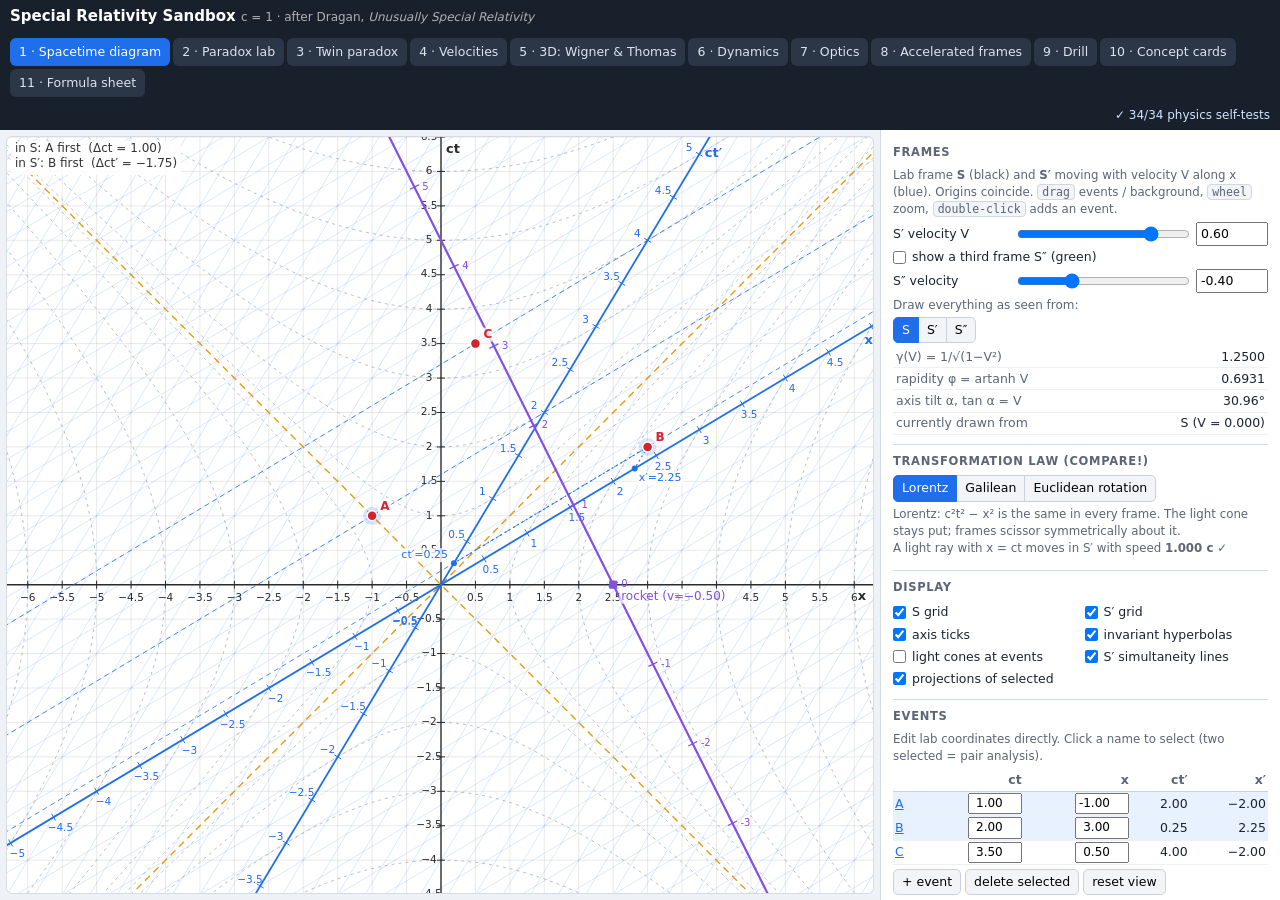
<file: index.html>
<!doctype html>
<html lang="en">
<head>
  <meta charset="utf-8">
  <title>Special Relativity Sandbox</title>
  <meta name="viewport" content="width=device-width, initial-scale=1">
  <link rel="stylesheet" href="css/style.css">
</head>
<body>
  <header>
    <h1>Special Relativity Sandbox <span>c = 1 · after Dragan, <i>Unusually Special Relativity</i></span></h1>
    <nav id="tabs" class="tabs"></nav>
    <a id="tests-badge" href="tests.html" target="_blank">running self-tests…</a>
  </header>
  <div id="main"></div>

  <!-- core -->
  <script src="js/core/physics.js"></script>
  <script src="js/core/tests.js"></script>
  <script src="js/core/ui.js"></script>
  <script src="js/core/view2d.js"></script>
  <script src="js/core/diagram.js"></script>
  <script src="js/core/plot.js"></script>
  <script src="js/core/spaceview.js"></script>
  <!-- modules (each registers itself in SR.modules) -->
  <script src="js/modules/spacetime.js"></script>
  <script src="js/modules/scenarios.js"></script>
  <script src="js/modules/twins.js"></script>
  <script src="js/modules/velocity.js"></script>
  <script src="js/modules/space3d.js"></script>
  <script src="js/modules/dynamics.js"></script>
  <script src="js/modules/optics.js"></script>
  <script src="js/modules/accel.js"></script>
  <script src="js/modules/drill.js"></script>
  <script src="js/modules/concepts.js"></script>
  <script src="js/modules/formulas.js"></script>
  <script src="js/app.js"></script>
</body>
</html>
</file>
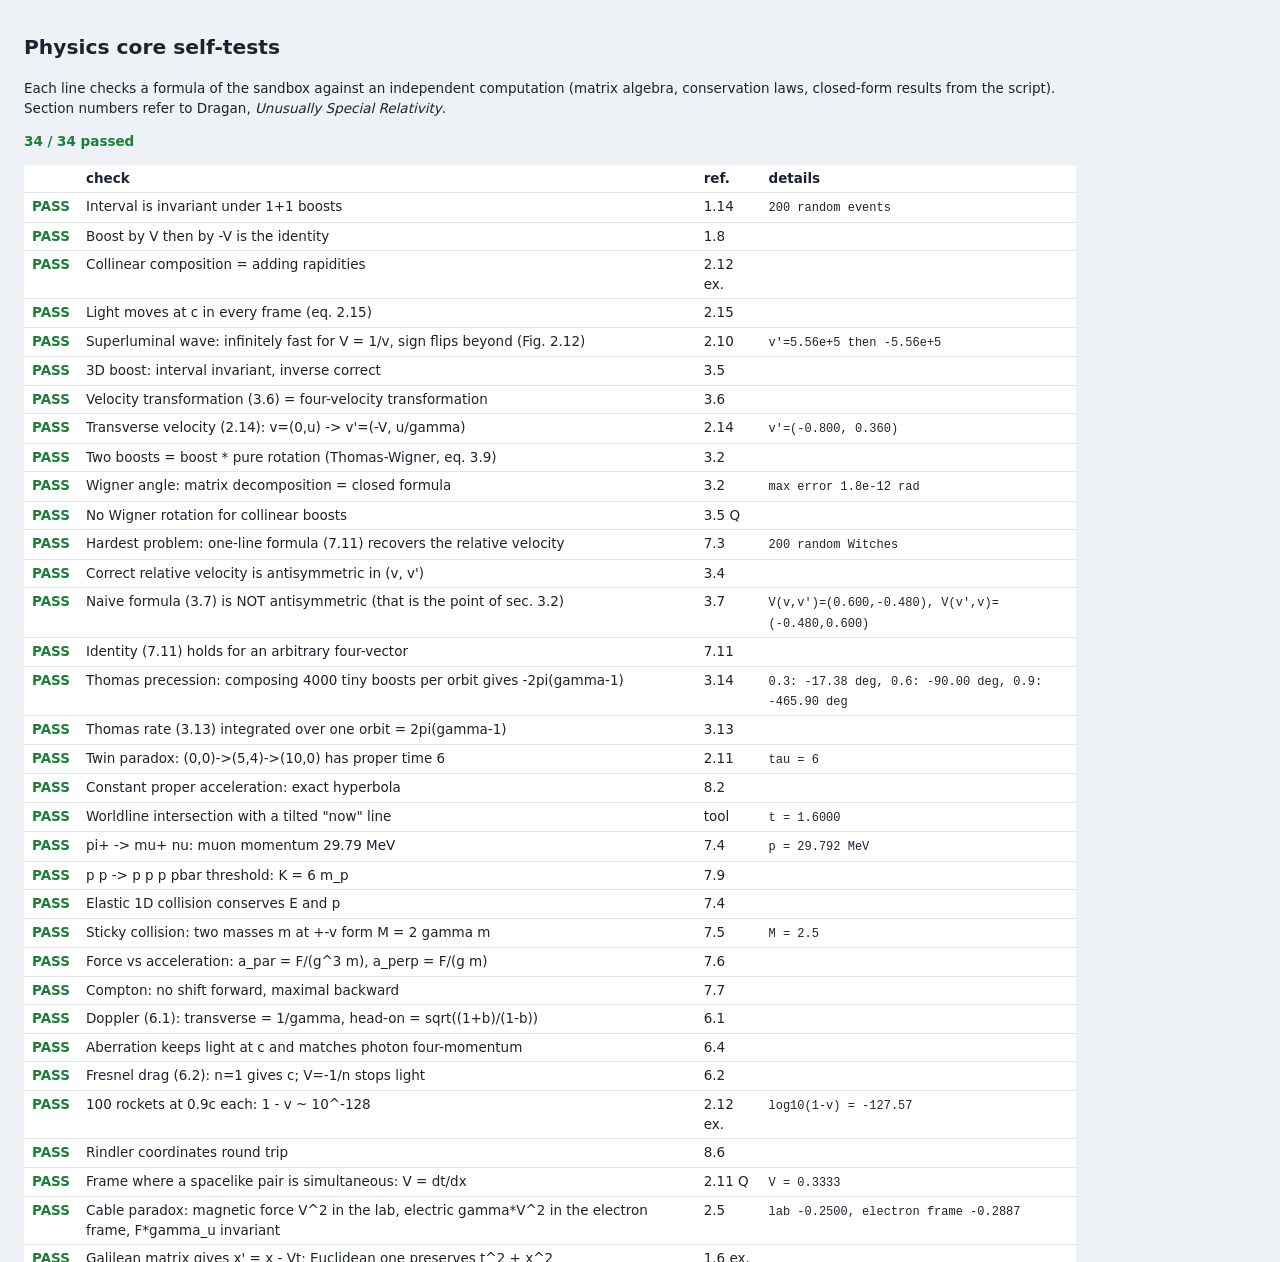
<file: tests.html>
<!doctype html>
<html lang="en">
<head>
  <meta charset="utf-8">
  <title>SR Sandbox - physics self-tests</title>
  <link rel="stylesheet" href="css/style.css">
  <style>
    body { padding: 16px 24px; max-width: 1100px; }
    td, th { padding: 4px 8px; border-bottom: 1px solid #e3e7ec; text-align: left; vertical-align: top; }
    .ok { color: #1a7f37; font-weight: 700; } .fail { color: #cf222e; font-weight: 700; }
    table { border-collapse: collapse; width: 100%; background: #fff; }
    code { font-size: 12px; }
  </style>
</head>
<body>
  <h2>Physics core self-tests</h2>
  <p>Each line checks a formula of the sandbox against an independent computation (matrix algebra,
     conservation laws, closed-form results from the script). Section numbers refer to Dragan,
     <i>Unusually Special Relativity</i>.</p>
  <p id="summary"></p>
  <table id="t"><tr><th></th><th>check</th><th>ref.</th><th>details</th></tr></table>
  <script src="js/core/physics.js"></script>
  <script src="js/core/tests.js"></script>
  <script>
    const res = SR.runTests(), t = document.getElementById('t');
    let ok = 0;
    for (const r of res) {
      if (r.ok) ok++;
      const tr = document.createElement('tr');
      tr.innerHTML = `<td class="${r.ok ? 'ok' : 'fail'}">${r.ok ? 'PASS' : 'FAIL'}</td><td>${r.name}</td><td>${r.ref}</td><td><code>${r.detail}</code></td>`;
      t.append(tr);
    }
    document.getElementById('summary').innerHTML = `<b class="${ok === res.length ? 'ok' : 'fail'}">${ok} / ${res.length} passed</b>`;
  </script>
</body>
</html>
</file>
<file: css/style.css>
:root {
  --bg: #eef1f5; --panel: #ffffff; --ink: #1c2330; --muted: #5b6575; --line: #d5dbe4;
  --accent: #1f6feb; --S: #222; --S1: #1f6feb; --S2: #1a9a48; --light: #e39b12; --event: #d1242f;
  --good: #1a7f37; --bad: #cf222e; --warn: #9a6700;
}
* { box-sizing: border-box; }
html, body { margin: 0; height: 100%; background: var(--bg); color: var(--ink);
  font: 13.5px/1.45 system-ui, "Segoe UI", Roboto, sans-serif; }
header { display: flex; align-items: center; gap: 10px; padding: 6px 10px; background: #18202c; color: #fff;
  flex-wrap: wrap; position: relative; z-index: 2; }
header h1 { font-size: 15px; margin: 0 6px 0 0; font-weight: 650; white-space: nowrap; }
header h1 span { font-weight: 400; opacity: .65; font-size: 12px; }
.tabs { display: flex; flex-wrap: wrap; gap: 3px; }
.tabs button { background: #2b3646; color: #dbe3ee; border: 0; padding: 5px 9px; border-radius: 6px; cursor: pointer;
  font-size: 12.5px; }
.tabs button:hover { background: #3a485c; }
.tabs button.active { background: var(--accent); color: #fff; }
#tests-badge { margin-left: auto; font-size: 12px; color: #cfe3ff; text-decoration: none; white-space: nowrap; }
#tests-badge.bad { color: #ffb4b4; font-weight: 700; }
#main { position: absolute; top: var(--header-h, 40px); left: 0; right: 0; bottom: 0; }
.panel { display: none; height: 100%; }
.panel.active { display: grid; grid-template-columns: minmax(0, 1fr) 400px; }
.main { display: flex; flex-direction: column; min-width: 0; min-height: 0; padding: 6px; gap: 6px; overflow: hidden; }
.main .row { display: flex; gap: 6px; min-height: 0; flex: 1 1 0; }
.main .row > .cv { flex: 1 1 0; }
.cv { position: relative; flex: 1 1 0; min-height: 60px; min-width: 0; background: #fff; border: 1px solid var(--line);
  border-radius: 6px; overflow: hidden; }
.cv canvas { position: absolute; left: 0; top: 0; display: block; touch-action: none; }
.cv .cv-title { position: absolute; left: 8px; top: 5px; font-size: 12px; color: var(--muted); pointer-events: none;
  background: rgba(255, 255, 255, .85); padding: 0 4px; border-radius: 3px; }
.side { overflow-y: auto; border-left: 1px solid var(--line); background: var(--panel); padding: 6px 12px 60px; }
.sec { border-bottom: 1px solid var(--line); padding: 8px 0 9px; }
.sec:last-child { border-bottom: 0; }
.sec h3 { margin: 0 0 6px; font-size: 11.5px; text-transform: uppercase; letter-spacing: .06em; color: var(--muted); }
.sec h2 { margin: 2px 0 4px; font-size: 16px; }
.ctrl { display: grid; grid-template-columns: 118px minmax(0, 1fr) 72px; align-items: center; gap: 6px; margin: 2px 0; }
.ctrl label { font-size: 12.5px; }
.ctrl input[type=range] { width: 100%; margin: 0; }
.ctrl input[type=number] { width: 72px; font: inherit; font-size: 12.5px; padding: 1px 3px; }
.chk { display: flex; align-items: center; gap: 6px; margin: 2px 0; font-size: 12.5px; cursor: pointer; }
.chk input { margin: 0; }
.chkgrid { display: grid; grid-template-columns: 1fr 1fr; gap: 0 8px; }
.sel { display: grid; grid-template-columns: 118px 1fr; align-items: center; gap: 6px; margin: 3px 0; }
.sel select { font: inherit; font-size: 12.5px; padding: 2px; }
.btns { display: flex; flex-wrap: wrap; gap: 4px; margin: 4px 0; }
button { font: inherit; font-size: 12.5px; }
.btns button, .seg button { background: #f2f4f7; border: 1px solid #c9d1dc; border-radius: 5px; padding: 3px 8px; cursor: pointer; }
.btns button:hover, .seg button:hover { background: #e6ebf2; }
.btns button.primary { background: var(--accent); color: #fff; border-color: var(--accent); }
.seg { display: flex; flex-wrap: wrap; gap: 0; margin: 3px 0; }
.seg button { border-radius: 0; margin-left: -1px; }
.seg button:first-child { border-radius: 5px 0 0 5px; margin-left: 0; }
.seg button:last-child { border-radius: 0 5px 5px 0; }
.seg button.on { background: var(--accent); color: #fff; border-color: var(--accent); position: relative; }
.seglabel { font-size: 12px; color: var(--muted); margin-top: 4px; }
table.ro { width: 100%; border-collapse: collapse; font-size: 12.5px; }
table.ro td { padding: 1.5px 3px; border-bottom: 1px solid #eef1f4; vertical-align: top; }
table.ro td:first-child { color: var(--muted); }
table.ro td:last-child { text-align: right; font-variant-numeric: tabular-nums; }
table.ro tr.hl td { background: #fff8c5; }
table.ro tr.good td:last-child { color: var(--good); font-weight: 600; }
table.ro tr.bad td:last-child { color: var(--bad); font-weight: 600; }
table.ro tr.head td { color: var(--ink); font-weight: 650; border-bottom: 1px solid #c9d1dc; padding-top: 6px; }
table.grid { width: 100%; border-collapse: collapse; font-size: 12.5px; font-variant-numeric: tabular-nums; }
table.grid th { text-align: right; font-weight: 600; color: var(--muted); border-bottom: 1px solid #c9d1dc; padding: 2px; }
table.grid th:first-child, table.grid td:first-child { text-align: left; }
table.grid td { text-align: right; padding: 1px 2px; border-bottom: 1px solid #eef1f4; }
table.grid input { width: 54px; font: inherit; font-size: 12px; text-align: right; padding: 0 2px; }
table.grid tr.selected td { background: #e8f1ff; }
.note { font-size: 12.5px; color: #333c4a; margin: 4px 0; }
.note.small { font-size: 11.8px; color: var(--muted); }
.note.box { background: #f6f8fa; border: 1px solid #e1e6ed; border-radius: 6px; padding: 6px 8px; }
.note.warn { background: #fff8c5; border: 1px solid #e9d68a; border-radius: 6px; padding: 6px 8px; }
.note.ok { background: #e6f6ea; border: 1px solid #a9dcb5; border-radius: 6px; padding: 6px 8px; }
.note.err { background: #ffebe9; border: 1px solid #f3b2ad; border-radius: 6px; padding: 6px 8px; }
.formula { font-family: "Cambria Math", "Cambria", Georgia, serif; font-size: 14px; }
details.reveal { margin: 4px 0; border: 1px solid #e1e6ed; border-radius: 6px; background: #fbfcfd; }
details.reveal > summary { cursor: pointer; padding: 5px 8px; font-size: 12.8px; list-style: none; }
details.reveal > summary::before { content: "▸ "; color: var(--accent); }
details.reveal[open] > summary::before { content: "▾ "; }
details.reveal > .ans { padding: 2px 10px 8px; font-size: 12.8px; border-top: 1px dashed #dde3ea; }
.legend { display: flex; flex-wrap: wrap; gap: 4px 12px; font-size: 12px; margin: 3px 0; }
.legend span::before { content: ""; display: inline-block; width: 14px; height: 3px; margin-right: 4px; vertical-align: middle;
  background: var(--c); border-top: 1px var(--d, solid) var(--c); }
.kbd { font-family: ui-monospace, Consolas, monospace; background: #f2f4f7; border: 1px solid #d0d7de; border-radius: 4px;
  padding: 0 4px; font-size: 11.5px; }
.scen-desc { font-size: 12.8px; }
.pill { display: inline-block; font-size: 11px; padding: 0 6px; border-radius: 9px; background: #eef2f7; color: #4b5563; margin-left: 4px; }
.status { font-weight: 650; }
.status.good { color: var(--good); } .status.bad { color: var(--bad); } .status.warn { color: var(--warn); }
/* full-width document style panels (drill, concepts, formulas) */
.panel.doc.active { display: block; overflow-y: auto; }
.doc-inner { max-width: 1000px; margin: 0 auto; padding: 14px 20px 80px; }
.doc-inner h2 { margin: 18px 0 6px; font-size: 18px; }
.doc-inner h3 { margin: 14px 0 4px; font-size: 15px; }
.card { background: #fff; border: 1px solid var(--line); border-radius: 8px; padding: 10px 14px; margin: 10px 0; }
.card .q { font-weight: 560; }
.card .meta { font-size: 11.5px; color: var(--muted); }
.card input[type=text] { width: 110px; font: inherit; padding: 2px 4px; }
.card .answers { display: flex; flex-wrap: wrap; gap: 8px 18px; margin: 8px 0; align-items: center; }
.card .sol { background: #f6f8fa; border-radius: 6px; padding: 6px 10px; margin-top: 6px; }
.fgrid { display: grid; grid-template-columns: repeat(auto-fill, minmax(420px, 1fr)); gap: 10px; }
.fcard { background: #fff; border: 1px solid var(--line); border-radius: 8px; padding: 8px 12px; }
.fcard h3 { margin: 2px 0 6px; font-size: 14px; }
.fcard table { border-collapse: collapse; width: 100%; }
.fcard td { padding: 2px 4px; border-bottom: 1px solid #f0f2f5; vertical-align: top; font-size: 12.8px; }
.fcard td.f { font-family: "Cambria Math", Cambria, Georgia, serif; font-size: 14px; width: 60%; }
pre.err { color: var(--bad); white-space: pre-wrap; padding: 10px; }
a.tablink { color: var(--accent); cursor: pointer; text-decoration: underline; }

/* ---------------------------------------------------------------- phones / narrow screens
   Canvases stack on top, controls below; the page scrolls. Canvases capture touches
   (drag, pinch-zoom), so a gutter on the right is left free for scrolling with a thumb. */
@media (max-width: 820px) {
  html, body { font-size: 14px; }
  header { padding: 5px 6px; gap: 6px; }
  header h1 span { display: none; }
  .tabs { flex-wrap: nowrap; overflow-x: auto; max-width: 100%; -webkit-overflow-scrolling: touch; }
  .tabs button { flex: 0 0 auto; padding: 7px 10px; }
  #tests-badge { display: none; }
  #main { overflow-y: auto; -webkit-overflow-scrolling: touch; }
  .panel.active { display: block; height: auto; }
  .main { overflow: visible; padding: 6px 30px 6px 6px; gap: 8px; background: repeating-linear-gradient(0deg, transparent 0 20px, rgba(0,0,0,.03) 20px 22px) right / 24px 100% no-repeat; }
  .main .row { flex-direction: column; flex: none !important; }
  .cv { flex: none !important; height: 62vh; min-height: 300px; }
  .cv[style*="height:"] { min-height: 0; }
  .cv-title { font-size: 11px; max-width: 90%; }
  .side { border-left: 0; border-top: 1px solid var(--line); padding: 6px 12px 80px; overflow: visible; }
  .ctrl { grid-template-columns: 96px minmax(0, 1fr) 64px; gap: 4px; }
  .ctrl input[type=range] { height: 28px; }
  .ctrl input[type=number] { width: 64px; }
  .sel { grid-template-columns: 96px 1fr; }
  .chkgrid { grid-template-columns: 1fr; }
  .chk { padding: 3px 0; }
  .btns button, .seg button { padding: 6px 10px; }
  .fgrid { grid-template-columns: 1fr; }
  .doc-inner { padding: 10px 10px 80px; }
}
</file>
